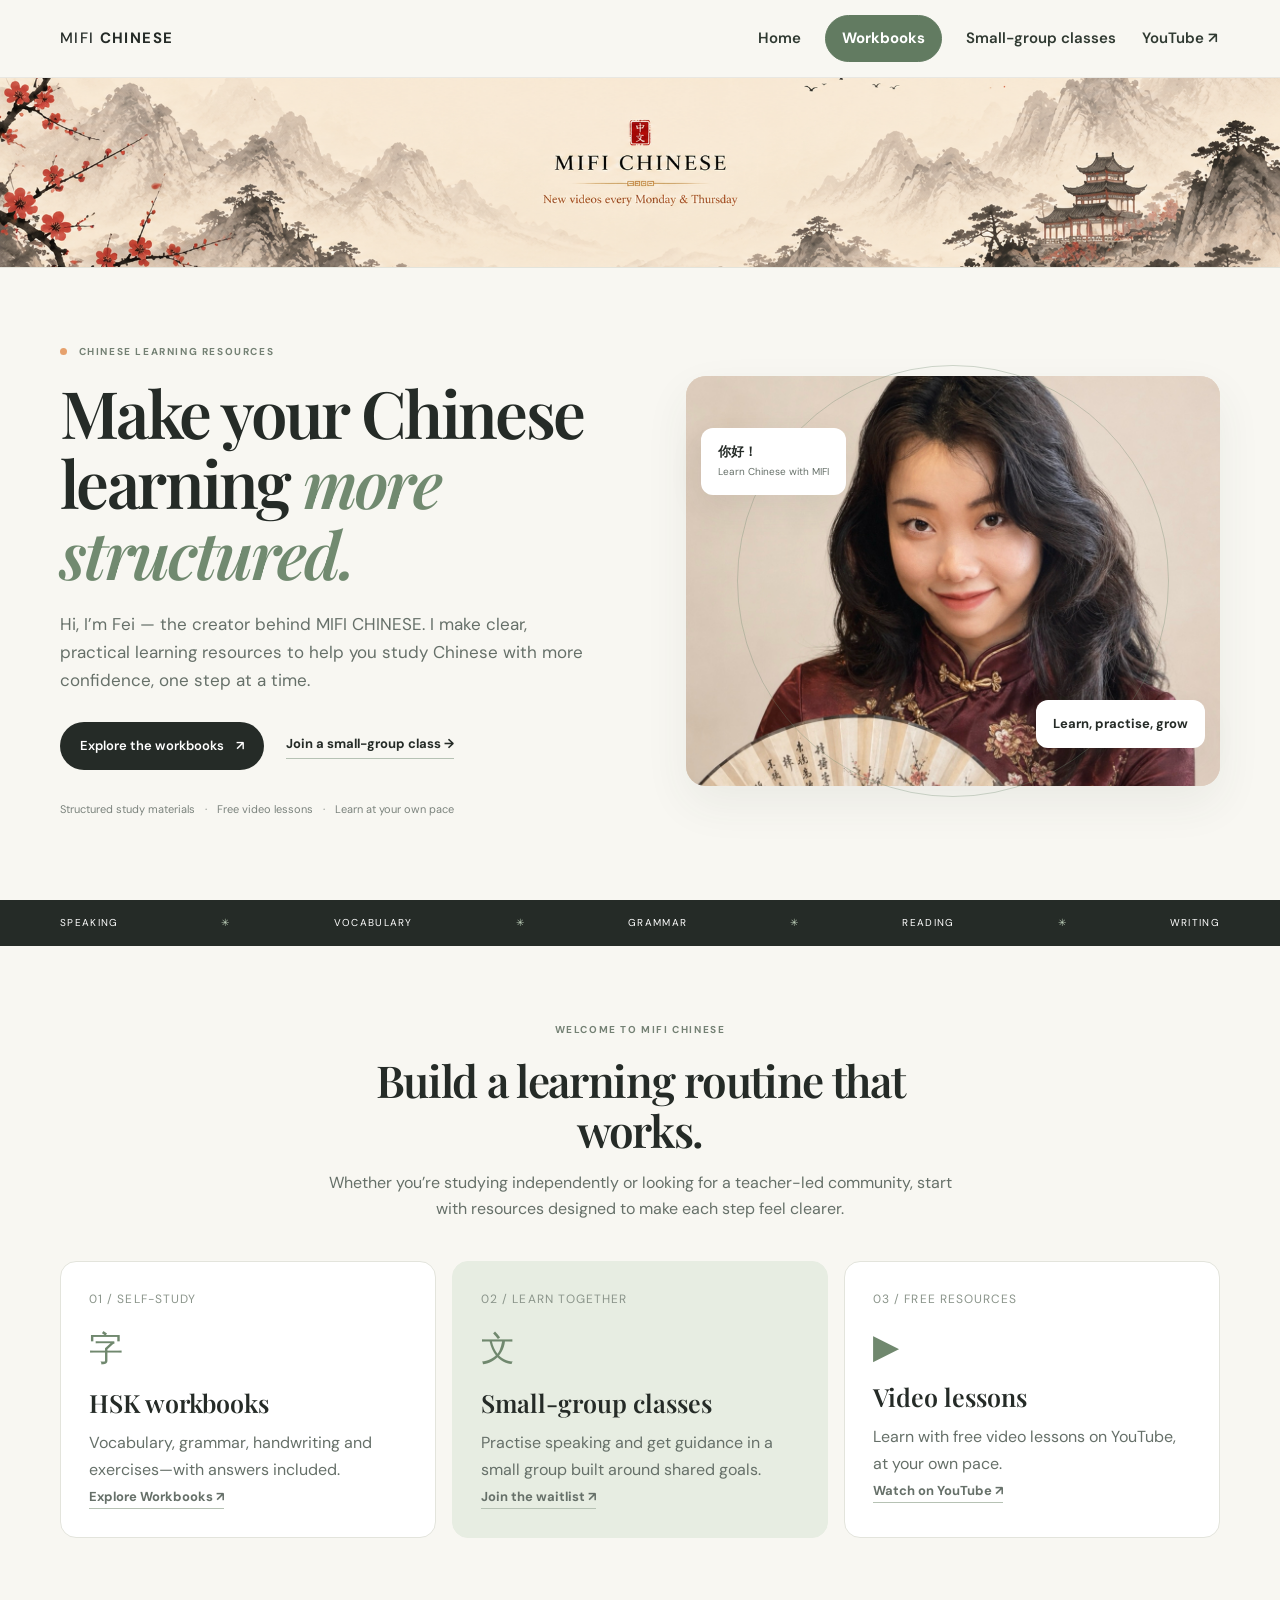
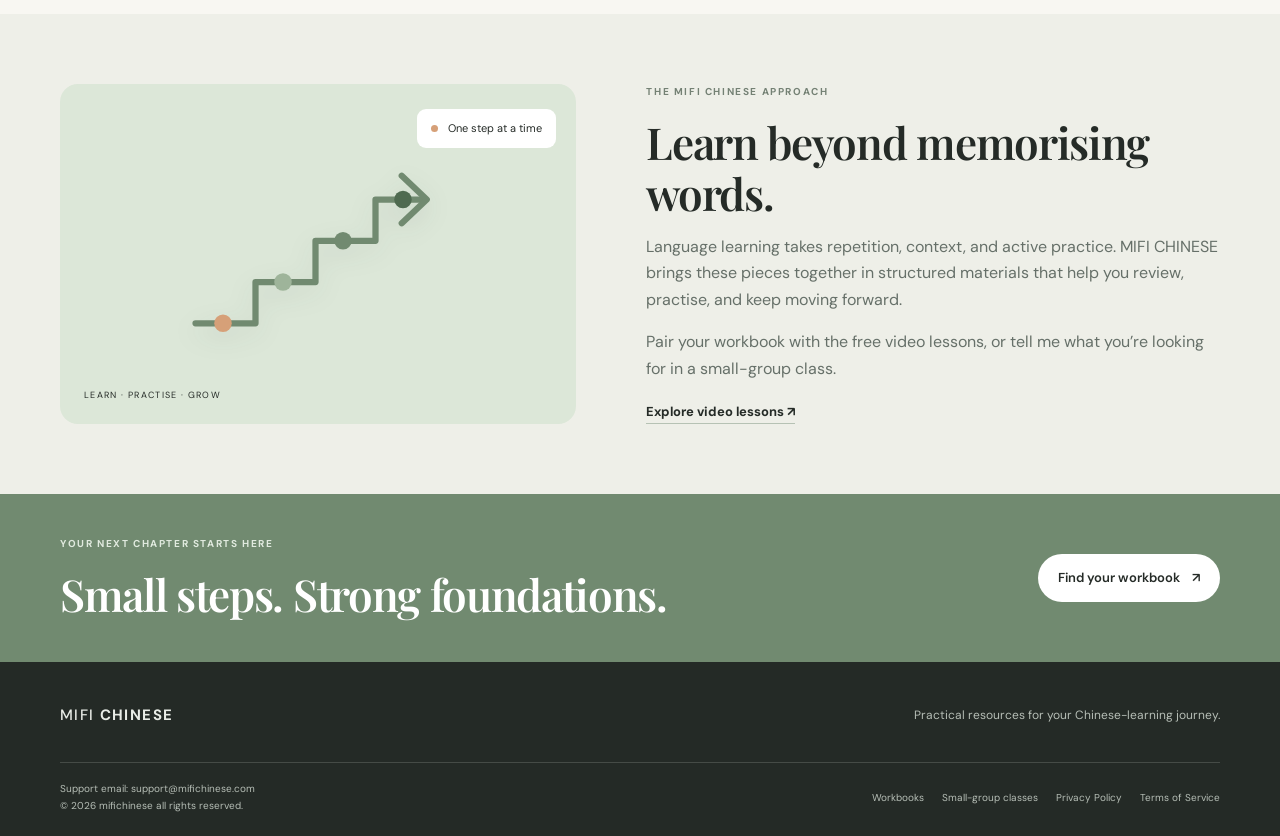
<file: index.html>
<!DOCTYPE html>

<html lang="en"><head><meta charset="utf-8"/><meta content="width=device-width, initial-scale=1" name="viewport"/><meta content="MIFI CHINESE — structured Chinese learning resources." name="description"/><title>Chinese learning resources | MIFI CHINESE</title><link href="styles.css" rel="stylesheet"/></head><body><header class="site-header"><a class="brand" href="index.html"><span>MIFI <b>CHINESE</b></span></a><button aria-label="Open navigation" class="menu-toggle">☰</button><nav class="site-nav"><a href="index.html">Home</a><a class="nav-workbooks nav-workbooks" href="workbook.html">Workbooks</a><a href="classes.html">Small-group classes</a><a href="https://www.youtube.com/@mifichinese" rel="noopener" target="_blank">YouTube ↗</a></nav></header><main><div aria-label="MIFI CHINESE illustrated landscape" class="brand-banner"><img alt="MIFI CHINESE illustrated landscape banner" src="assets/brand-banner.png"/></div><section class="hero wrap"><div class="hero-copy"><p class="eyebrow"><span class="dot"></span> Chinese LEARNING RESOURCES</p><h1>Make your Chinese learning <span>more structured.</span></h1><p class="hero-lede">Hi, I’m Fei — the creator behind MIFI CHINESE. I make clear, practical learning resources to help you study Chinese with more confidence, one step at a time.</p><div class="hero-actions"><a class="button button-dark" href="workbook.html">Explore the workbooks <span>↗</span></a><a class="text-link" href="classes.html">Join a small-group class →</a></div><div class="trust-row"><span>Structured study materials</span><span>·</span><span>Free video lessons</span><span>·</span><span>Learn at your own pace</span></div></div><div class="hero-art"><div class="portrait-frame"><img alt="Fei, creator of MIFI CHINESE" src="assets/yingfei-portrait.jpg"/></div><div class="hero-sticker sticker-one"><b>你好！</b><small>Learn Chinese with MIFI</small></div><div class="hero-sticker sticker-two"><b>Learn, practise, grow</b></div></div></section><section class="ticker"><div class="wrap ticker-inner"><span>SPEAKING</span><i>✳</i><span>VOCABULARY</span><i>✳</i><span>GRAMMAR</span><i>✳</i><span>READING</span><i>✳</i><span>WRITING</span></div></section><section class="section wrap"><div class="section-heading"><p class="eyebrow">WELCOME TO MIFI CHINESE</p><h2>Build a learning routine that works.</h2><p class="section-intro">Whether you’re studying independently or looking for a teacher-led community, start with resources designed to make each step feel clearer.</p></div><div class="feature-grid"><article class="feature-card"><div class="feature-number">01 / SELF-STUDY</div><div class="feature-icon">字</div><h3>HSK workbooks</h3><p></p><p>Vocabulary, grammar, handwriting and exercises—with answers included.</p><p><a class="text-link" href="workbook.html">Explore Workbooks ↗</a></p></article><article class="feature-card feature-highlight"><div class="feature-number">02 / LEARN TOGETHER</div><div class="feature-icon">文</div><h3>Small-group classes</h3><p>Practise speaking and get guidance in a small group built around shared goals.</p><p><a class="text-link" href="classes.html">Join the waitlist ↗</a></p></article><article class="feature-card"><div class="feature-number">03 / FREE RESOURCES</div><div class="feature-icon">▶</div><h3>Video lessons</h3><p>Learn with free video lessons on YouTube, at your own pace.</p><p><a class="text-link" href="https://www.youtube.com/@mifichinese" rel="noopener" target="_blank">Watch on YouTube ↗</a></p></article></div></section><section class="split-section"><div class="wrap split-layout"><div class="split-visual"><div class="big-character growth-visual"><svg aria-label="A sequence of upward steps representing learning and growth" role="img" viewbox="0 0 240 180"><path d="M22 145 H70 V112 H118 V79 H166 V46 H205" fill="none" stroke="currentColor" stroke-linecap="round" stroke-linejoin="round" stroke-width="5"></path><path d="M187 27 L207 46 L187 65" fill="none" stroke="currentColor" stroke-linecap="round" stroke-linejoin="round" stroke-width="5"></path><circle cx="44" cy="145" fill="#d6a078" r="7"></circle><circle cx="92" cy="112" fill="#9eb49a" r="7"></circle><circle cx="140" cy="79" fill="#718a70" r="7"></circle><circle cx="188" cy="46" fill="#4f6a50" r="7"></circle></svg></div><div class="visual-caption">LEARN · PRACTISE · GROW</div><div class="mini-card"><span class="mini-dot"></span> One step at a time</div></div><div class="split-copy"><p class="eyebrow">THE MIFI CHINESE APPROACH</p><h2>Learn beyond memorising words.</h2><p>Language learning takes repetition, context, and active practice. MIFI CHINESE brings these pieces together in structured materials that help you review, practise, and keep moving forward.</p><p>Pair your workbook with the free video lessons, or tell me what you’re looking for in a small-group class.</p><a class="text-link" href="https://www.youtube.com/@mifichinese" rel="noopener" target="_blank">Explore video lessons ↗</a></div></div></section><section class="bottom-cta"><div class="wrap bottom-cta-inner"><div><p class="eyebrow">YOUR NEXT CHAPTER STARTS HERE</p><h2>Small steps. Strong foundations.</h2></div><a class="button button-light" href="workbook.html">Find your workbook <span>↗</span></a></div></section></main><footer class="site-footer"><div class="wrap footer-top"><a class="brand brand-footer" href="index.html"><span>MIFI <b>CHINESE</b></span></a><p>Practical resources for your Chinese-learning journey.</p></div><div class="wrap footer-bottom"><div><div>Support email: <a href="mailto:support@mifichinese.com">support@mifichinese.com</a></div><div>© 2026 mifichinese all rights reserved.</div></div><div class="footer-links"><a href="workbook.html">Workbooks</a><a href="classes.html">Small-group classes</a><a href="privacy.html">Privacy Policy</a><a href="terms.html">Terms of Service</a></div></div></footer><script>document.addEventListener('DOMContentLoaded',()=>{const toggle=document.querySelector('.menu-toggle'),nav=document.querySelector('.site-nav');if(toggle&&nav)toggle.addEventListener('click',()=>nav.classList.toggle('open'));document.querySelectorAll('[data-scroll]').forEach(b=>b.addEventListener('click',()=>{const el=document.querySelector(b.dataset.scroll);if(el)el.scrollBy({left:b.dataset.dir==='next'?el.clientWidth*.8:-el.clientWidth*.8,behavior:'smooth'})}));});</script></body></html>
</file>
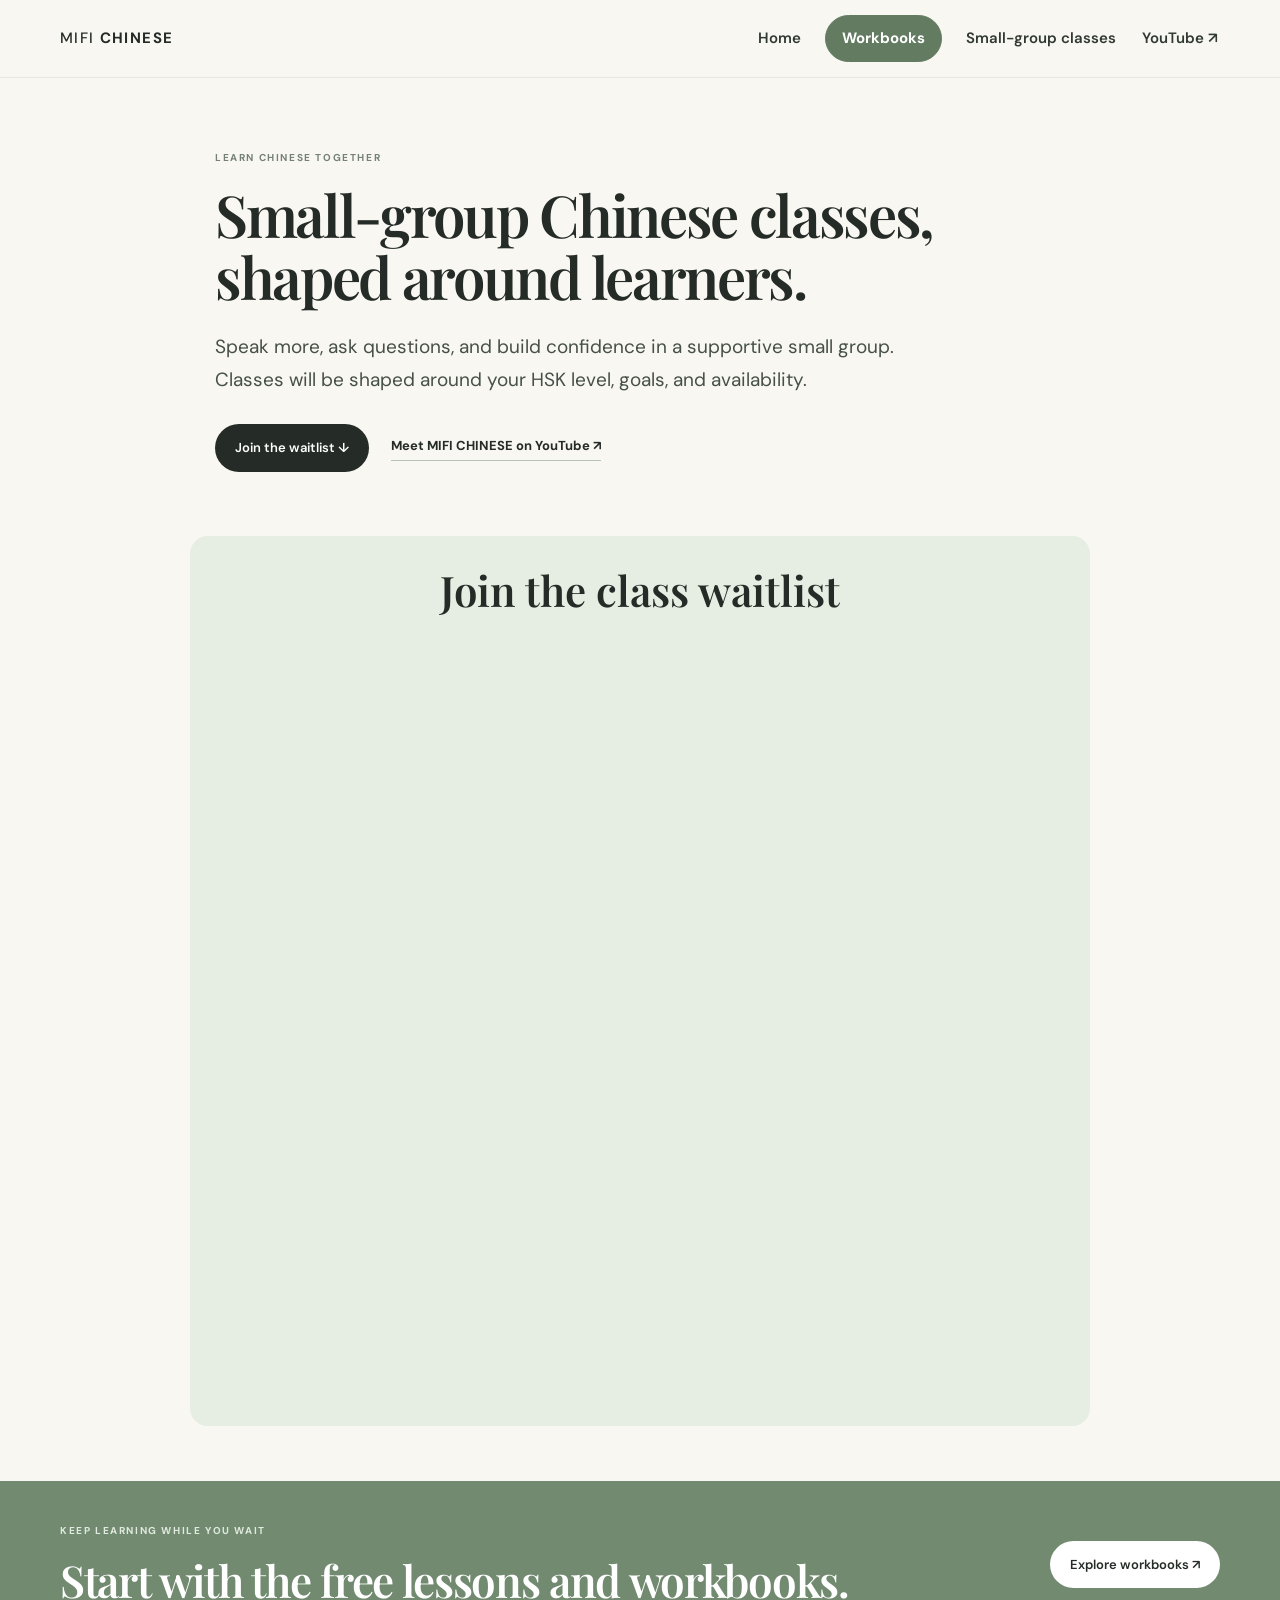
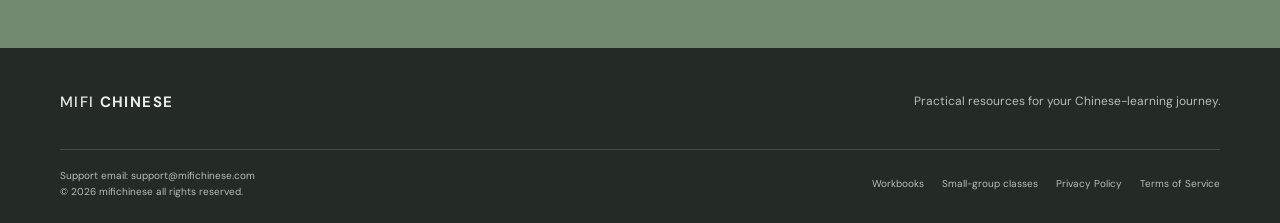
<file: classes.html>
<!DOCTYPE html>

<html lang="en"><head><meta charset="utf-8"/><meta content="width=device-width, initial-scale=1" name="viewport"/><meta content="Join the MIFI CHINESE small-group class waitlist and share your level, goals and availability." name="description"/><title>Small-group Chinese classes | MIFI CHINESE</title><link href="styles.css" rel="stylesheet"/></head><body><header class="site-header"><a class="brand" href="index.html"><span>MIFI <b>CHINESE</b></span></a><button aria-label="Open navigation" class="menu-toggle">☰</button><nav class="site-nav"><a href="index.html">Home</a><a class="nav-workbooks nav-workbooks" href="workbook.html">Workbooks</a><a href="classes.html">Small-group classes</a><a href="https://www.youtube.com/@mifichinese" rel="noopener" target="_blank">YouTube ↗</a></nav></header><main><section class="wrap page-hero"><p class="eyebrow">LEARN CHINESE TOGETHER</p><h1>Small-group Chinese classes, shaped around learners.</h1><p>Speak more, ask questions, and build confidence in a supportive small group. Classes will be shaped around your HSK level, goals, and availability.</p><div class="hero-actions"><a class="button button-dark" href="#waitlist">Join the waitlist ↓</a><a class="text-link" href="https://www.youtube.com/@mifichinese" rel="noopener" target="_blank">Meet MIFI CHINESE on YouTube ↗</a></div></section><section class="section wrap classes-waitlist-section" id="waitlist"><div class="waitlist-panel"><div><h2>Join the class waitlist</h2></div><div class="form-embed form-embed-centered"><iframe loading="lazy" src="https://forms.gle/99ZMbUqM5UrNKcm96" title="MIFI CHINESE small-group class waitlist">Loading class waitlist…</iframe></div></div></section><section class="bottom-cta"><div class="wrap bottom-cta-inner"><div><p class="eyebrow">KEEP LEARNING WHILE YOU WAIT</p><h2>Start with the free lessons and workbooks.</h2></div><a class="button button-light" href="workbook.html">Explore workbooks ↗</a></div></section></main><footer class="site-footer"><div class="wrap footer-top"><a class="brand brand-footer" href="index.html"><span>MIFI <b>CHINESE</b></span></a><p>Practical resources for your Chinese-learning journey.</p></div><div class="wrap footer-bottom"><div><div>Support email: <a href="mailto:support@mifichinese.com">support@mifichinese.com</a></div><div>© 2026 mifichinese all rights reserved.</div></div><div class="footer-links"><a href="workbook.html">Workbooks</a><a href="classes.html">Small-group classes</a><a href="privacy.html">Privacy Policy</a><a href="terms.html">Terms of Service</a></div></div></footer><script>document.addEventListener('DOMContentLoaded',()=>{const toggle=document.querySelector('.menu-toggle'),nav=document.querySelector('.site-nav');if(toggle&&nav)toggle.addEventListener('click',()=>nav.classList.toggle('open'));document.querySelectorAll('[data-scroll]').forEach(b=>b.addEventListener('click',()=>{const el=document.querySelector(b.dataset.scroll);if(el)el.scrollBy({left:b.dataset.dir==='next'?el.clientWidth*.8:-el.clientWidth*.8,behavior:'smooth'})}));});</script></body></html>
</file>
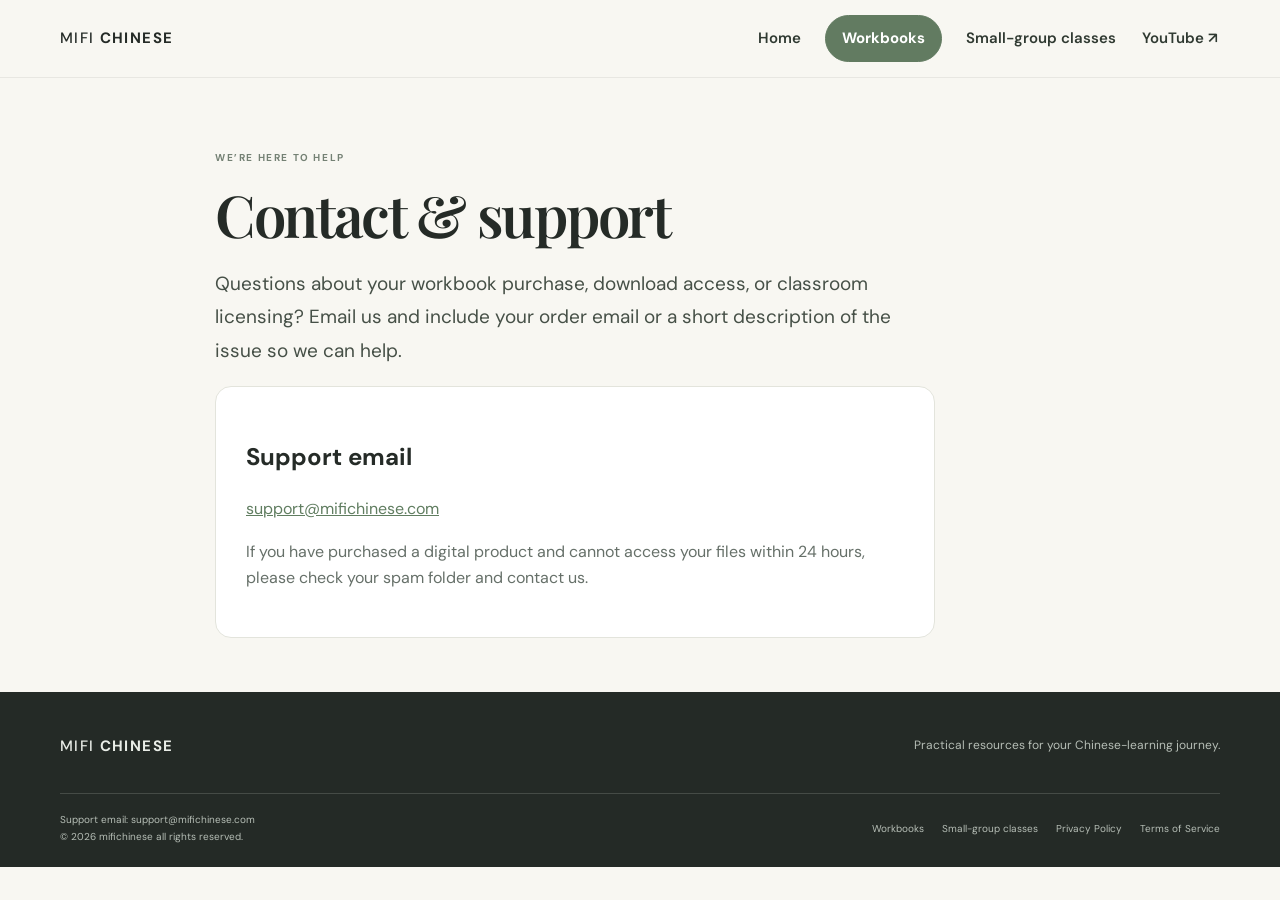
<file: contact.html>
<!DOCTYPE html>
<html lang="en"><head><meta charset="utf-8"/><meta content="width=device-width, initial-scale=1" name="viewport"/><meta content="MIFI CHINESE — structured Chinese learning resources." name="description"/><title>Contact &amp; Support | MIFI CHINESE</title><link href="styles.css" rel="stylesheet"/></head><body><header class="site-header"><a class="brand" href="index.html"><span>MIFI <b>CHINESE</b></span></a><button aria-label="Open navigation" class="menu-toggle">☰</button><nav class="site-nav"><a href="index.html">Home</a><a class="nav-workbooks" href="workbook.html">Workbooks</a><a href="classes.html">Small-group classes</a><a href="https://www.youtube.com/@mifichinese" rel="noopener" target="_blank">YouTube ↗</a></nav></header><main><section class="wrap page-hero"><p class="eyebrow">WE’RE HERE TO HELP</p><h1>Contact &amp; support</h1><p>Questions about your workbook purchase, download access, or classroom licensing? Email us and include your order email or a short description of the issue so we can help.</p><div class="contact-card"><h2>Support email</h2><p><a href="mailto:support@mifichinese.com">support@mifichinese.com</a></p><p class="note">If you have purchased a digital product and cannot access your files within 24 hours, please check your spam folder and contact us.</p></div></section></main><footer class="site-footer"><div class="wrap footer-top"><a class="brand brand-footer" href="index.html"><span>MIFI <b>CHINESE</b></span></a><p>Practical resources for your Chinese-learning journey.</p></div><div class="wrap footer-bottom"><div><div>Support email: <a href="mailto:support@mifichinese.com">support@mifichinese.com</a></div><div>© 2026 mifichinese all rights reserved.</div></div><div class="footer-links"><a href="workbook.html">Workbooks</a><a href="classes.html">Small-group classes</a><a href="privacy.html">Privacy Policy</a><a href="terms.html">Terms of Service</a></div></div></footer><script>document.addEventListener('DOMContentLoaded',()=>{const toggle=document.querySelector('.menu-toggle'),nav=document.querySelector('.site-nav');if(toggle&&nav)toggle.addEventListener('click',()=>nav.classList.toggle('open'));document.querySelectorAll('[data-scroll]').forEach(b=>b.addEventListener('click',()=>{const el=document.querySelector(b.dataset.scroll);if(el)el.scrollBy({left:b.dataset.dir==='next'?el.clientWidth*.8:-el.clientWidth*.8,behavior:'smooth'})}));});</script></body></html>
</file>
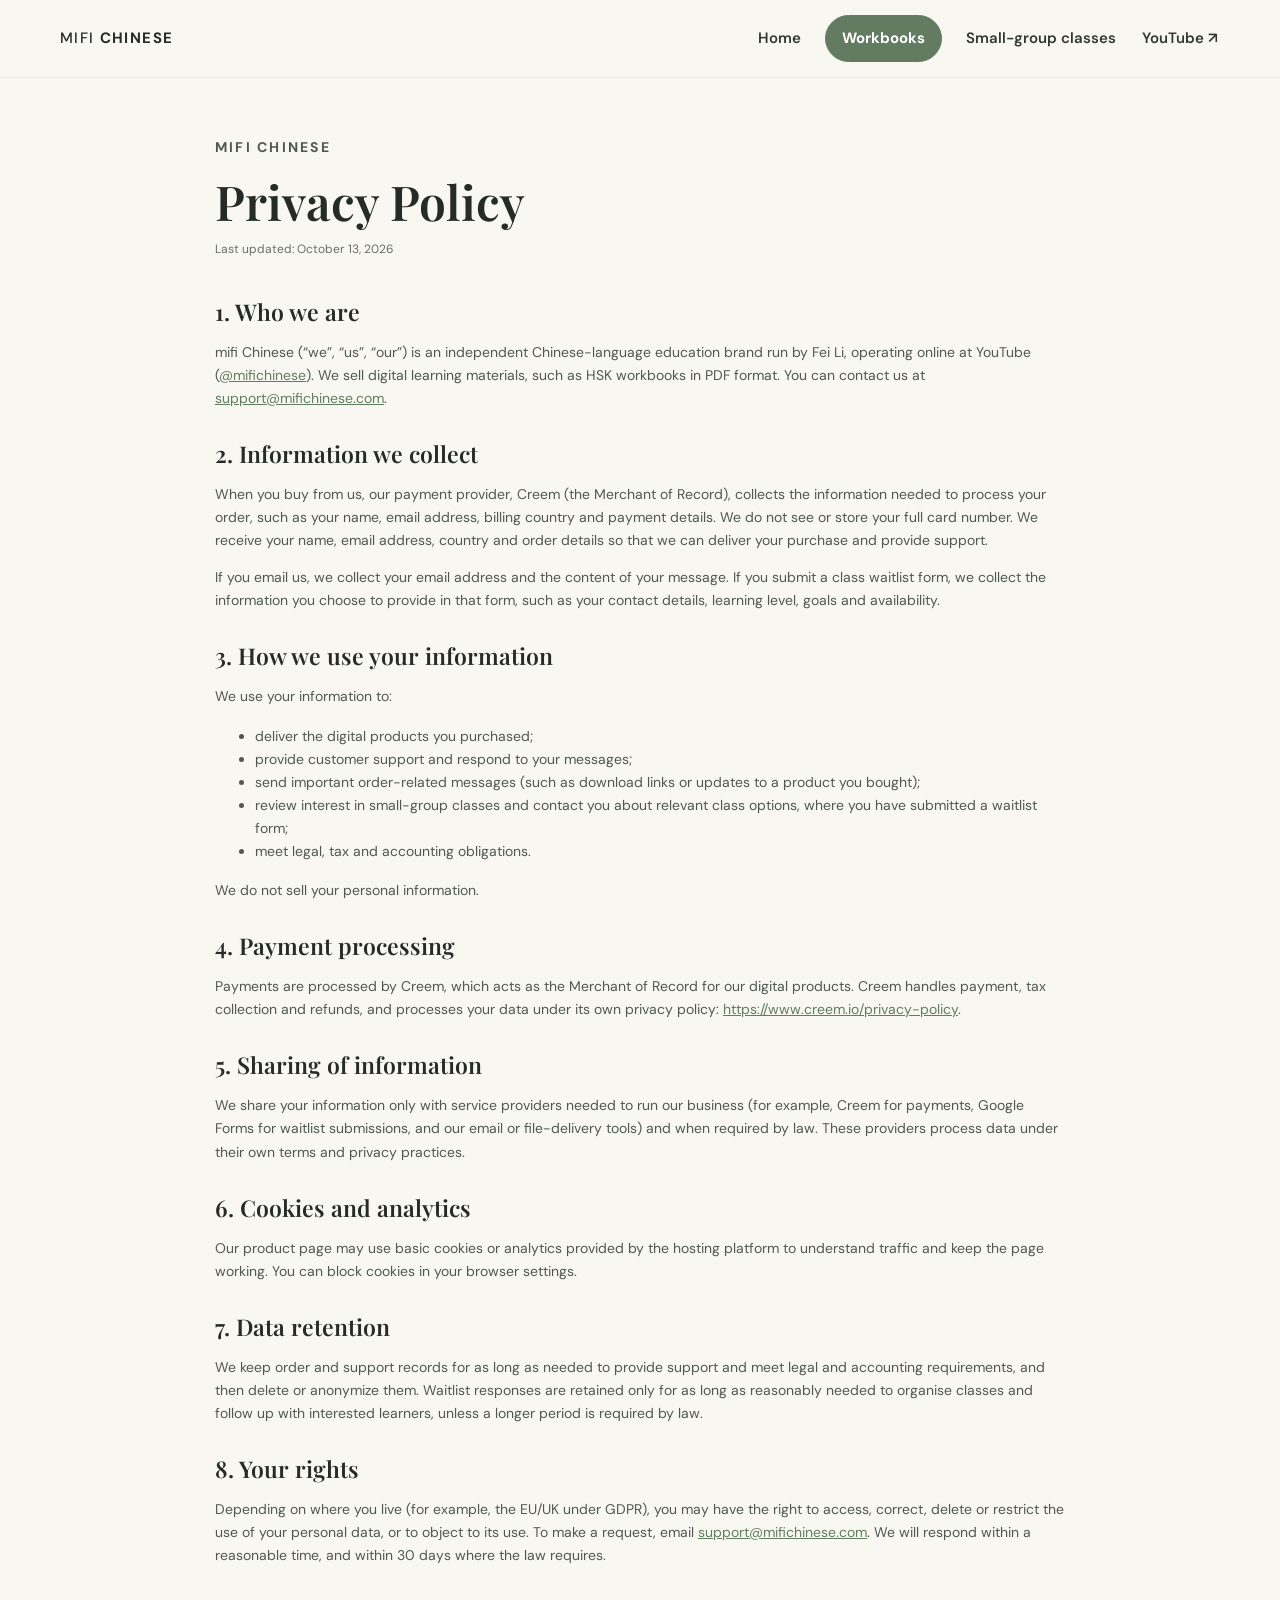
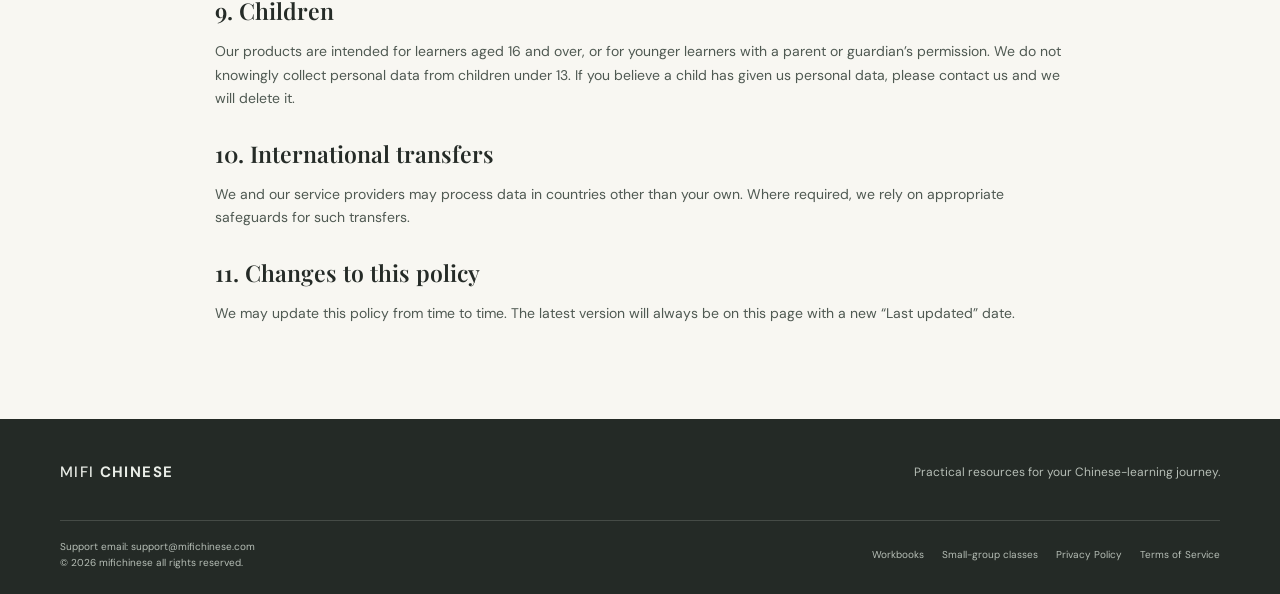
<file: privacy.html>
<!DOCTYPE html>
<html lang="en"><head><meta charset="utf-8"/><meta content="width=device-width, initial-scale=1" name="viewport"/><meta content="MIFI CHINESE — structured Chinese learning resources." name="description"/><title>Privacy Policy | MIFI CHINESE</title><link href="styles.css" rel="stylesheet"/></head><body><header class="site-header"><a class="brand" href="index.html"><span>MIFI <b>CHINESE</b></span></a><button aria-label="Open navigation" class="menu-toggle">☰</button><nav class="site-nav"><a href="index.html">Home</a><a class="nav-workbooks" href="workbook.html">Workbooks</a><a href="classes.html">Small-group classes</a><a href="https://www.youtube.com/@mifichinese" rel="noopener" target="_blank">YouTube ↗</a></nav></header><main><section class="wrap policy"><p class="eyebrow">MIFI CHINESE</p><h1>Privacy Policy</h1><p class="updated">Last updated: October 13, 2026</p><h2>1. Who we are</h2><p>mifi Chinese (“we”, “us”, “our”) is an independent Chinese-language education brand run by Fei Li, operating online at YouTube (<a href="https://www.youtube.com/@mifichinese">@mifichinese</a>). We sell digital learning materials, such as HSK workbooks in PDF format. You can contact us at <a href="mailto:support@mifichinese.com">support@mifichinese.com</a>.</p><h2>2. Information we collect</h2><p>When you buy from us, our payment provider, Creem (the Merchant of Record), collects the information needed to process your order, such as your name, email address, billing country and payment details. We do not see or store your full card number. We receive your name, email address, country and order details so that we can deliver your purchase and provide support.</p><p>If you email us, we collect your email address and the content of your message. If you submit a class waitlist form, we collect the information you choose to provide in that form, such as your contact details, learning level, goals and availability.</p><h2>3. How we use your information</h2><p>We use your information to:</p><ul><li>deliver the digital products you purchased;</li><li>provide customer support and respond to your messages;</li><li>send important order-related messages (such as download links or updates to a product you bought);</li><li>review interest in small-group classes and contact you about relevant class options, where you have submitted a waitlist form;</li><li>meet legal, tax and accounting obligations.</li></ul><p>We do not sell your personal information.</p><h2>4. Payment processing</h2><p>Payments are processed by Creem, which acts as the Merchant of Record for our digital products. Creem handles payment, tax collection and refunds, and processes your data under its own privacy policy: <a href="https://www.creem.io/privacy-policy" rel="noopener" target="_blank">https://www.creem.io/privacy-policy</a>.</p><h2>5. Sharing of information</h2><p>We share your information only with service providers needed to run our business (for example, Creem for payments, Google Forms for waitlist submissions, and our email or file-delivery tools) and when required by law. These providers process data under their own terms and privacy practices.</p><h2>6. Cookies and analytics</h2><p>Our product page may use basic cookies or analytics provided by the hosting platform to understand traffic and keep the page working. You can block cookies in your browser settings.</p><h2>7. Data retention</h2><p>We keep order and support records for as long as needed to provide support and meet legal and accounting requirements, and then delete or anonymize them. Waitlist responses are retained only for as long as reasonably needed to organise classes and follow up with interested learners, unless a longer period is required by law.</p><h2>8. Your rights</h2><p>Depending on where you live (for example, the EU/UK under GDPR), you may have the right to access, correct, delete or restrict the use of your personal data, or to object to its use. To make a request, email <a href="mailto:support@mifichinese.com">support@mifichinese.com</a>. We will respond within a reasonable time, and within 30 days where the law requires.</p><h2>9. Children</h2><p>Our products are intended for learners aged 16 and over, or for younger learners with a parent or guardian’s permission. We do not knowingly collect personal data from children under 13. If you believe a child has given us personal data, please contact us and we will delete it.</p><h2>10. International transfers</h2><p>We and our service providers may process data in countries other than your own. Where required, we rely on appropriate safeguards for such transfers.</p><h2>11. Changes to this policy</h2><p>We may update this policy from time to time. The latest version will always be on this page with a new “Last updated” date.</p></section></main><footer class="site-footer"><div class="wrap footer-top"><a class="brand brand-footer" href="index.html"><span>MIFI <b>CHINESE</b></span></a><p>Practical resources for your Chinese-learning journey.</p></div><div class="wrap footer-bottom"><div><div>Support email: <a href="mailto:support@mifichinese.com">support@mifichinese.com</a></div><div>© 2026 mifichinese all rights reserved.</div></div><div class="footer-links"><a href="workbook.html">Workbooks</a><a href="classes.html">Small-group classes</a><a href="privacy.html">Privacy Policy</a><a href="terms.html">Terms of Service</a></div></div></footer><script>document.addEventListener('DOMContentLoaded',()=>{const toggle=document.querySelector('.menu-toggle'),nav=document.querySelector('.site-nav');if(toggle&&nav)toggle.addEventListener('click',()=>nav.classList.toggle('open'));document.querySelectorAll('[data-scroll]').forEach(b=>b.addEventListener('click',()=>{const el=document.querySelector(b.dataset.scroll);if(el)el.scrollBy({left:b.dataset.dir==='next'?el.clientWidth*.8:-el.clientWidth*.8,behavior:'smooth'})}));});</script></body></html>
</file>
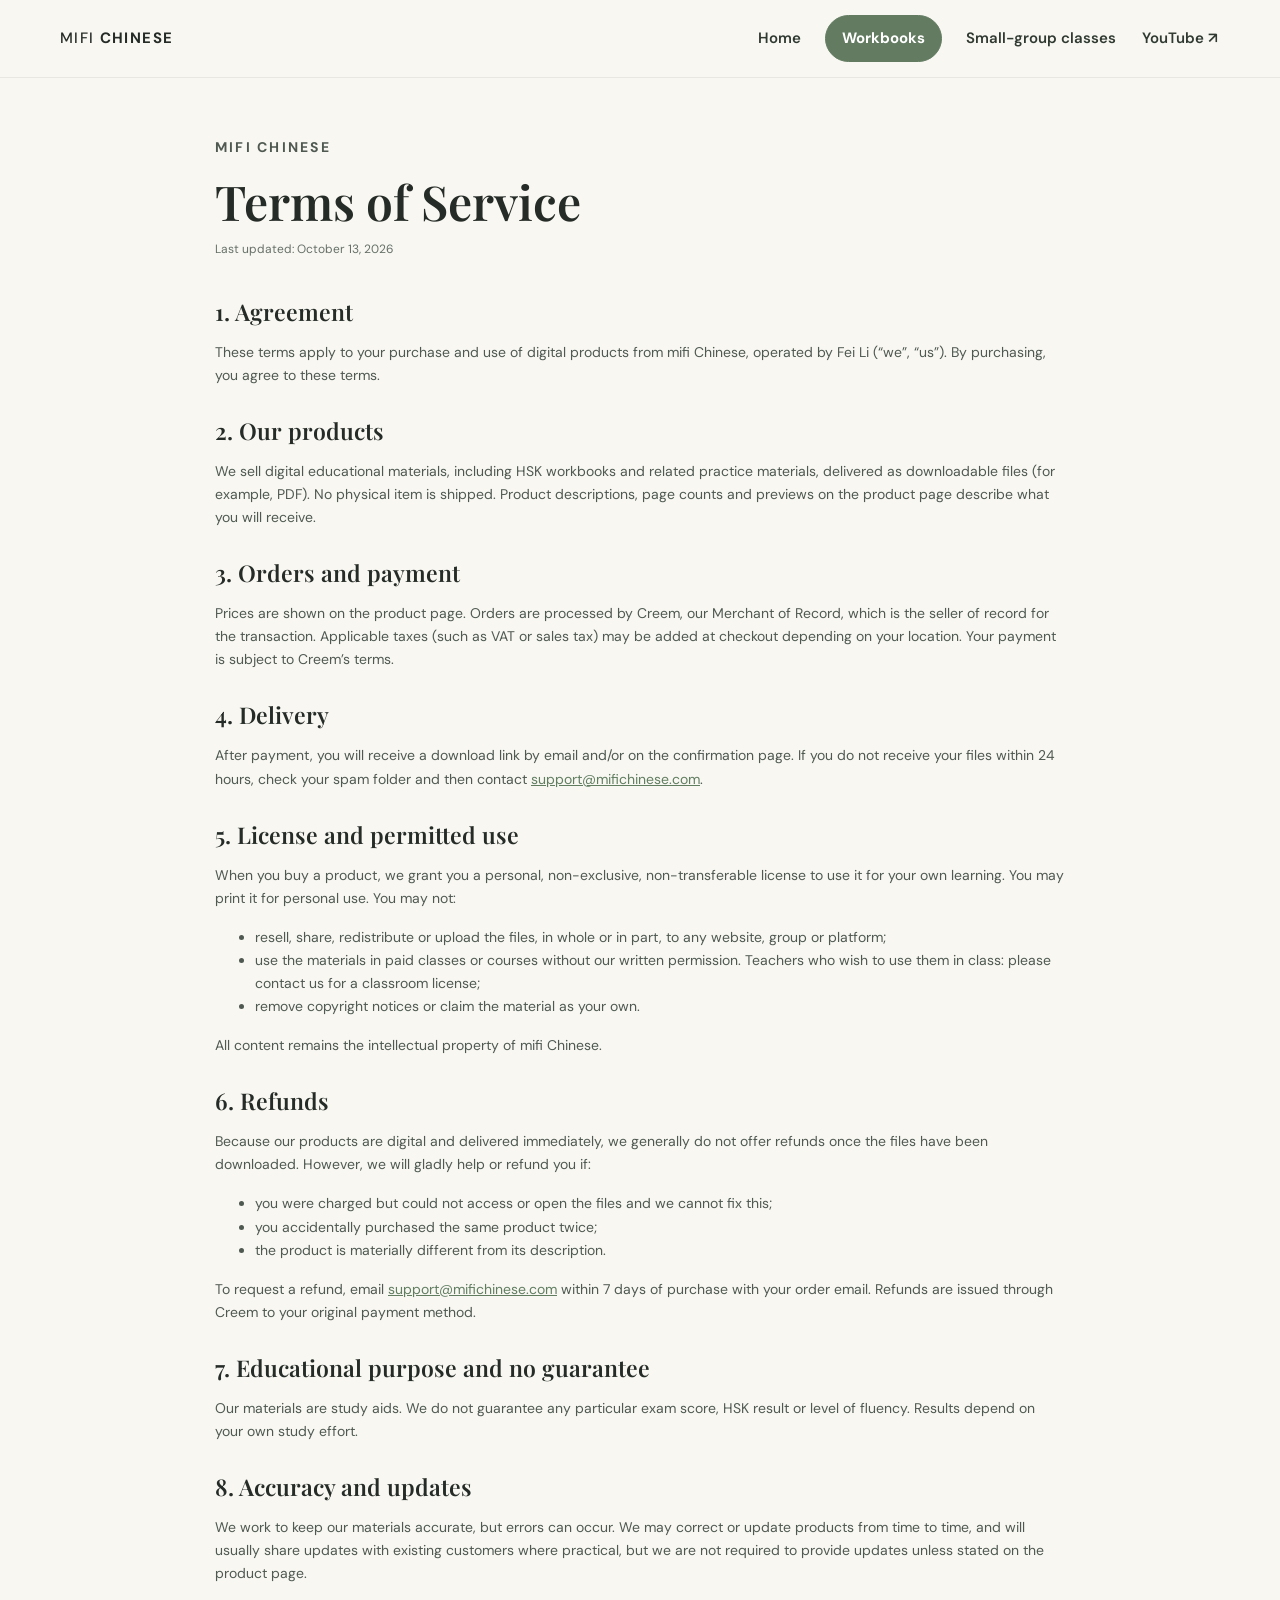
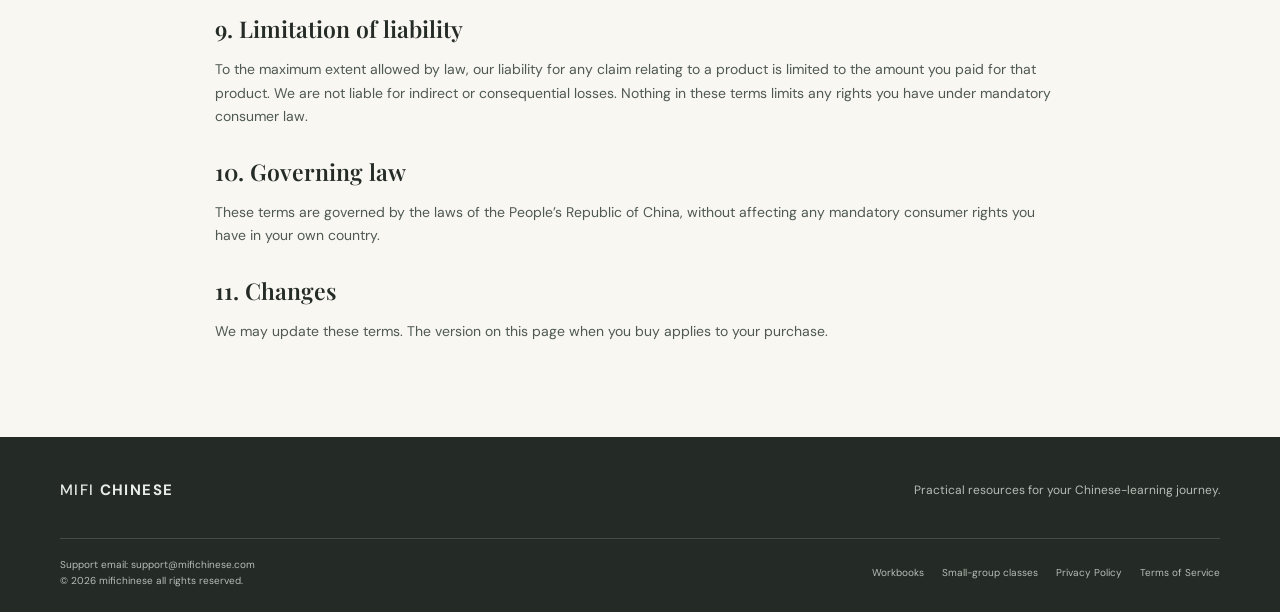
<file: terms.html>
<!DOCTYPE html>
<html lang="en"><head><meta charset="utf-8"/><meta content="width=device-width, initial-scale=1" name="viewport"/><meta content="MIFI CHINESE — structured Chinese learning resources." name="description"/><title>Terms of Service | MIFI CHINESE</title><link href="styles.css" rel="stylesheet"/></head><body><header class="site-header"><a class="brand" href="index.html"><span>MIFI <b>CHINESE</b></span></a><button aria-label="Open navigation" class="menu-toggle">☰</button><nav class="site-nav"><a href="index.html">Home</a><a class="nav-workbooks" href="workbook.html">Workbooks</a><a href="classes.html">Small-group classes</a><a href="https://www.youtube.com/@mifichinese" rel="noopener" target="_blank">YouTube ↗</a></nav></header><main><section class="wrap policy"><p class="eyebrow">MIFI CHINESE</p><h1>Terms of Service</h1><p class="updated">Last updated: October 13, 2026</p><h2>1. Agreement</h2><p>These terms apply to your purchase and use of digital products from mifi Chinese, operated by Fei Li (“we”, “us”). By purchasing, you agree to these terms.</p><h2>2. Our products</h2><p>We sell digital educational materials, including HSK workbooks and related practice materials, delivered as downloadable files (for example, PDF). No physical item is shipped. Product descriptions, page counts and previews on the product page describe what you will receive.</p><h2>3. Orders and payment</h2><p>Prices are shown on the product page. Orders are processed by Creem, our Merchant of Record, which is the seller of record for the transaction. Applicable taxes (such as VAT or sales tax) may be added at checkout depending on your location. Your payment is subject to Creem’s terms.</p><h2>4. Delivery</h2><p>After payment, you will receive a download link by email and/or on the confirmation page. If you do not receive your files within 24 hours, check your spam folder and then contact <a href="mailto:support@mifichinese.com">support@mifichinese.com</a>.</p><h2>5. License and permitted use</h2><p>When you buy a product, we grant you a personal, non-exclusive, non-transferable license to use it for your own learning. You may print it for personal use. You may not:</p><ul><li>resell, share, redistribute or upload the files, in whole or in part, to any website, group or platform;</li><li>use the materials in paid classes or courses without our written permission. Teachers who wish to use them in class: please contact us for a classroom license;</li><li>remove copyright notices or claim the material as your own.</li></ul><p>All content remains the intellectual property of mifi Chinese.</p><h2>6. Refunds</h2><p>Because our products are digital and delivered immediately, we generally do not offer refunds once the files have been downloaded. However, we will gladly help or refund you if:</p><ul><li>you were charged but could not access or open the files and we cannot fix this;</li><li>you accidentally purchased the same product twice;</li><li>the product is materially different from its description.</li></ul><p>To request a refund, email <a href="mailto:support@mifichinese.com">support@mifichinese.com</a> within 7 days of purchase with your order email. Refunds are issued through Creem to your original payment method.</p><h2>7. Educational purpose and no guarantee</h2><p>Our materials are study aids. We do not guarantee any particular exam score, HSK result or level of fluency. Results depend on your own study effort.</p><h2>8. Accuracy and updates</h2><p>We work to keep our materials accurate, but errors can occur. We may correct or update products from time to time, and will usually share updates with existing customers where practical, but we are not required to provide updates unless stated on the product page.</p><h2>9. Limitation of liability</h2><p>To the maximum extent allowed by law, our liability for any claim relating to a product is limited to the amount you paid for that product. We are not liable for indirect or consequential losses. Nothing in these terms limits any rights you have under mandatory consumer law.</p><h2>10. Governing law</h2><p>These terms are governed by the laws of the People’s Republic of China, without affecting any mandatory consumer rights you have in your own country.</p><h2>11. Changes</h2><p>We may update these terms. The version on this page when you buy applies to your purchase.</p></section></main><footer class="site-footer"><div class="wrap footer-top"><a class="brand brand-footer" href="index.html"><span>MIFI <b>CHINESE</b></span></a><p>Practical resources for your Chinese-learning journey.</p></div><div class="wrap footer-bottom"><div><div>Support email: <a href="mailto:support@mifichinese.com">support@mifichinese.com</a></div><div>© 2026 mifichinese all rights reserved.</div></div><div class="footer-links"><a href="workbook.html">Workbooks</a><a href="classes.html">Small-group classes</a><a href="privacy.html">Privacy Policy</a><a href="terms.html">Terms of Service</a></div></div></footer><script>document.addEventListener('DOMContentLoaded',()=>{const toggle=document.querySelector('.menu-toggle'),nav=document.querySelector('.site-nav');if(toggle&&nav)toggle.addEventListener('click',()=>nav.classList.toggle('open'));document.querySelectorAll('[data-scroll]').forEach(b=>b.addEventListener('click',()=>{const el=document.querySelector(b.dataset.scroll);if(el)el.scrollBy({left:b.dataset.dir==='next'?el.clientWidth*.8:-el.clientWidth*.8,behavior:'smooth'})}));});</script></body></html>
</file>
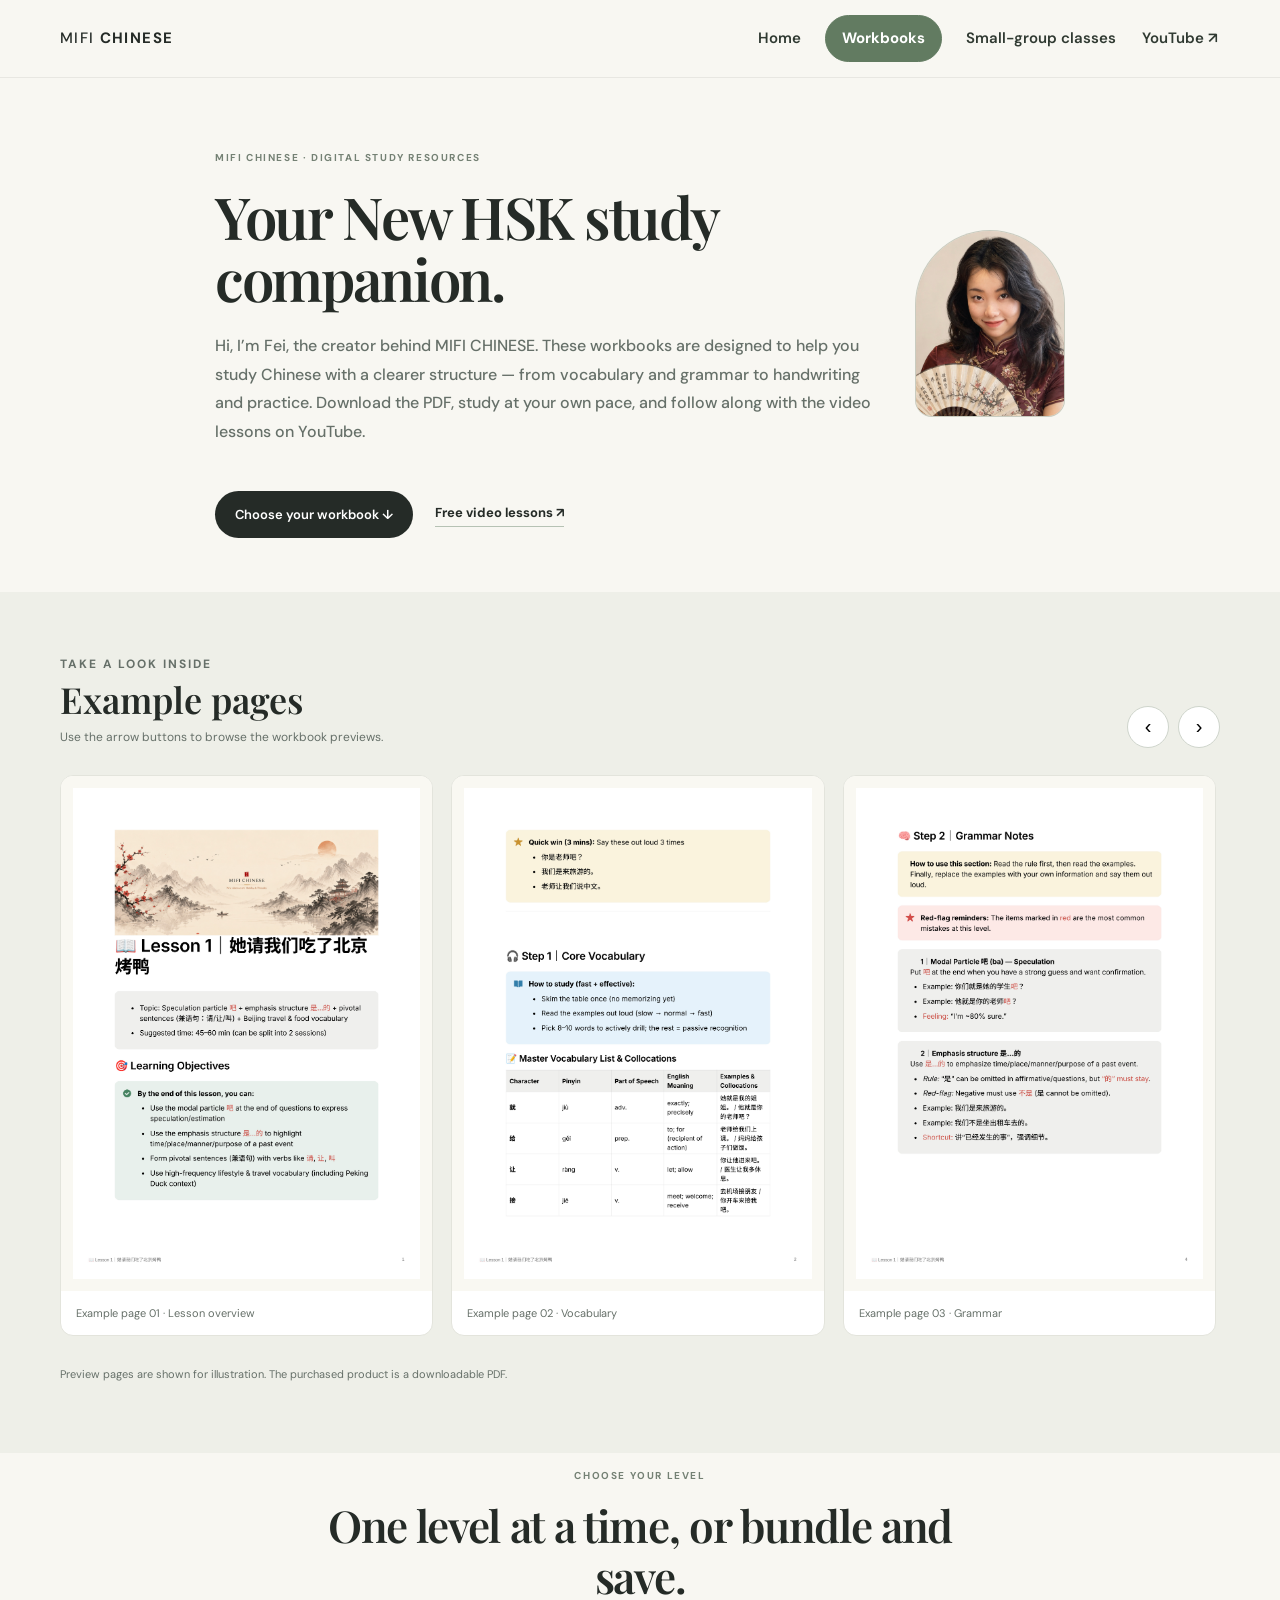
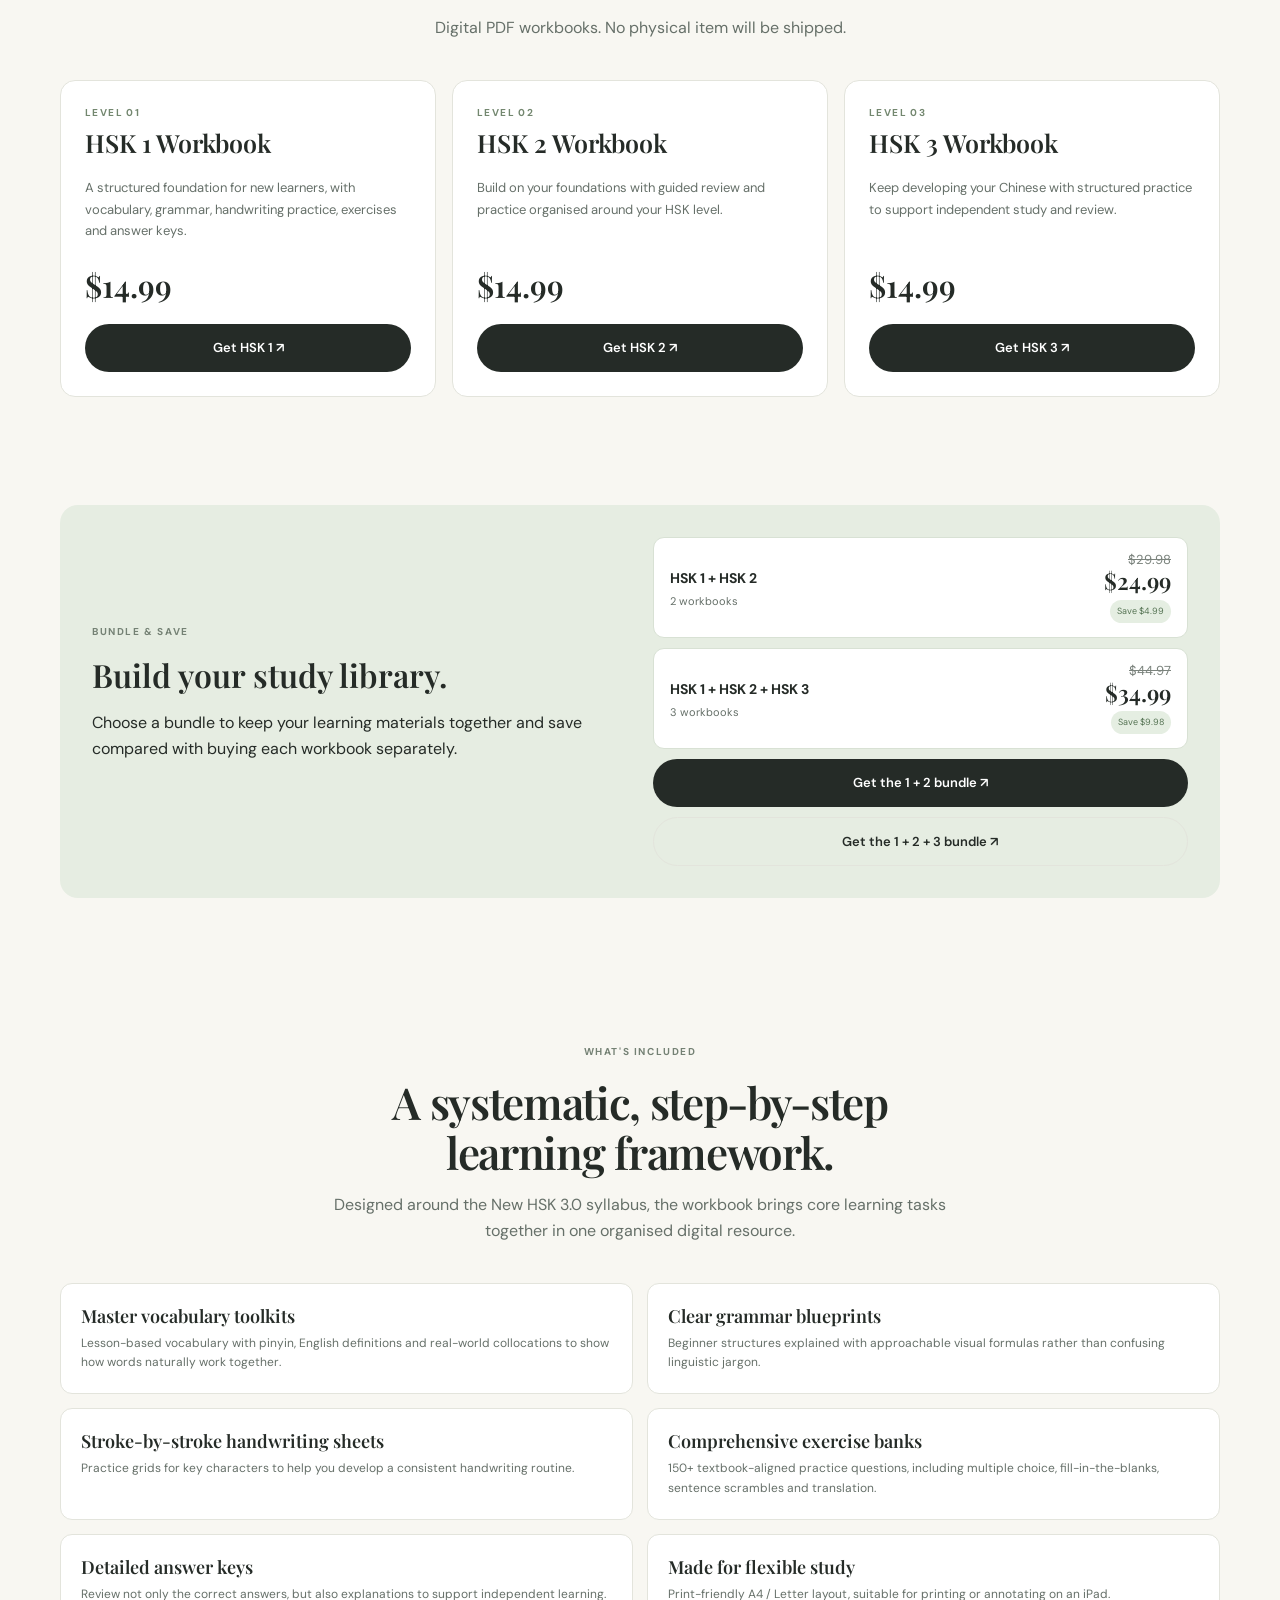
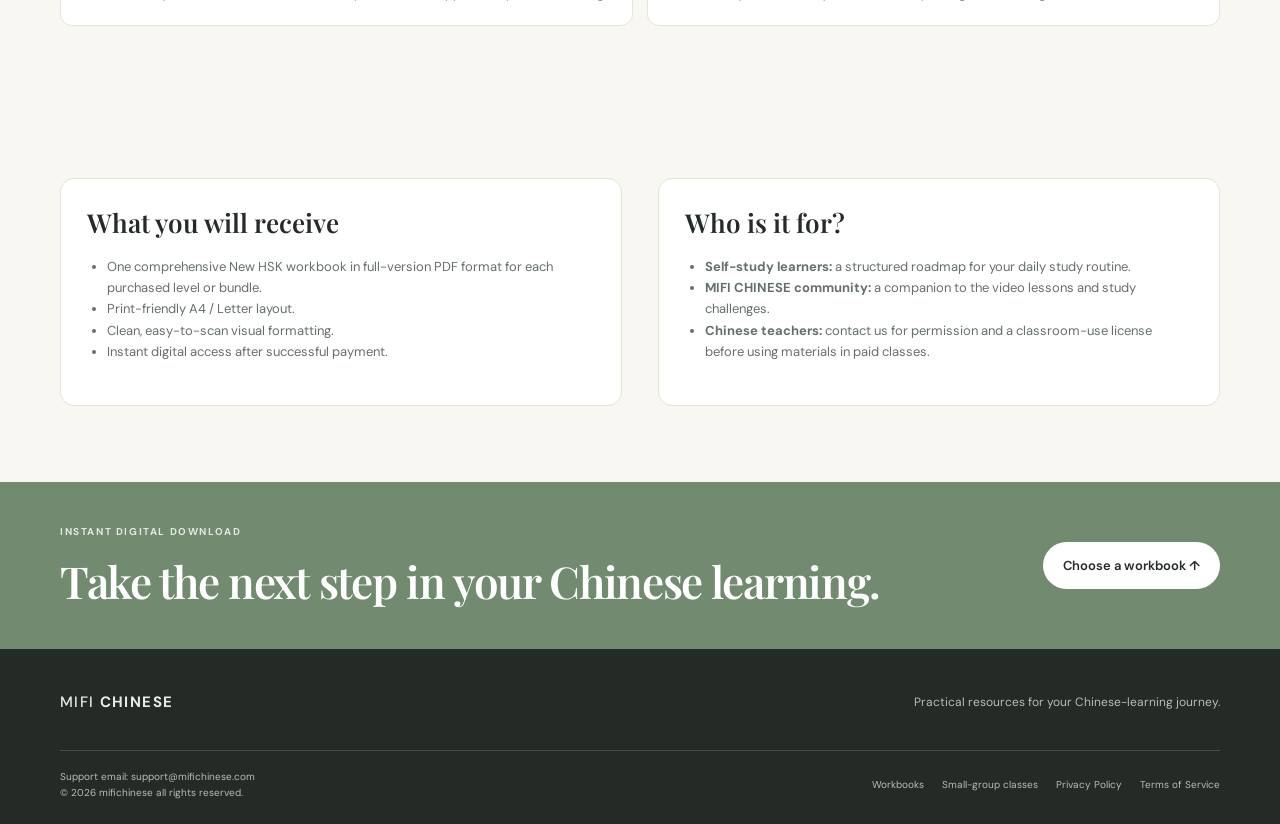
<file: workbook.html>
<!DOCTYPE html>

<html lang="en"><head><meta charset="utf-8"/><meta content="width=device-width, initial-scale=1" name="viewport"/><meta content="Explore MIFI CHINESE HSK 1, HSK 2 and HSK 3 digital workbooks, individual PDFs and bundle pricing." name="description"/><title>HSK 1, 2 &amp; 3 Workbooks | MIFI CHINESE</title><link href="styles.css" rel="stylesheet"/></head><body><header class="site-header"><a class="brand" href="index.html"><span>MIFI <b>CHINESE</b></span></a><button aria-label="Open navigation" class="menu-toggle">☰</button><nav class="site-nav"><a href="index.html">Home</a><a class="nav-workbooks" href="workbook.html">Workbooks</a><a href="classes.html">Small-group classes</a><a href="https://www.youtube.com/@mifichinese" rel="noopener" target="_blank">YouTube ↗</a></nav></header><main><section class="wrap page-hero"><p class="eyebrow">MIFI CHINESE · DIGITAL STUDY RESOURCES</p><div class="workbook-intro-layout"><div class="workbook-intro-copy"><h1>Your New HSK study companion.</h1><p class="creator-intro">Hi, I’m Fei, the creator behind MIFI CHINESE. These workbooks are designed to help you study Chinese with a clearer structure — from vocabulary and grammar to handwriting and practice. Download the PDF, study at your own pace, and follow along with the video lessons on YouTube.</p></div><div class="workbook-intro-portrait"><img src="assets/yingfei-portrait.jpg" alt="Fei, creator of MIFI CHINESE"/></div></div><div class="hero-actions"><a class="button button-dark" href="#choose-level">Choose your workbook ↓</a><a class="text-link" href="https://www.youtube.com/@mifichinese" rel="noopener" target="_blank">Free video lessons ↗</a></div></section><section class="gallery"><div class="wrap"><div class="gallery-head"><div><p class="eyebrow">TAKE A LOOK INSIDE</p><h2>Example pages</h2><p>Use the arrow buttons to browse the workbook previews.</p></div><div class="gallery-controls"><button aria-label="Previous example page" data-dir="prev" data-scroll="#sample-track" type="button">‹</button><button aria-label="Next example page" data-dir="next" data-scroll="#sample-track" type="button">›</button></div></div><div class="gallery-track" id="sample-track"><article class="sample-card"><div class="sample-image"><img alt="Example page 01 · Lesson overview from the MIFI CHINESE workbook" loading="lazy" src="assets/sample-hsk-lesson.jpg"/></div><div class="sample-caption">Example page 01 · Lesson overview</div></article><article class="sample-card"><div class="sample-image"><img alt="Example page 02 · Vocabulary from the MIFI CHINESE workbook" loading="lazy" src="assets/sample-vocabulary.jpg"/></div><div class="sample-caption">Example page 02 · Vocabulary</div></article><article class="sample-card"><div class="sample-image"><img alt="Example page 03 · Grammar from the MIFI CHINESE workbook" loading="lazy" src="assets/sample-grammar.jpg"/></div><div class="sample-caption">Example page 03 · Grammar</div></article><article class="sample-card"><div class="sample-image"><img alt="Example page 04 · Handwriting practice from the MIFI CHINESE workbook" loading="lazy" src="assets/sample-handwriting.jpg"/></div><div class="sample-caption">Example page 04 · Handwriting practice</div></article><article class="sample-card"><div class="sample-image"><img alt="Example page 05 · Exercises and review from the MIFI CHINESE workbook" loading="lazy" src="assets/sample-exercises.jpg"/></div><div class="sample-caption">Example page 05 · Exercises and review</div></article></div><p class="note">Preview pages are shown for illustration. The purchased product is a downloadable PDF.</p></div></section><section class="page-section wrap" id="choose-level"><div class="section-heading"><p class="eyebrow">CHOOSE YOUR LEVEL</p><h2>One level at a time, or bundle and save.</h2><p class="section-intro">Digital PDF workbooks. No physical item will be shipped.</p></div><div class="level-grid"><article class="level-card"><span class="level-label">LEVEL 01</span><h3>HSK 1 Workbook</h3><p>A structured foundation for new learners, with vocabulary, grammar, handwriting practice, exercises and answer keys.</p><div class="price">$14.99</div><a class="button button-dark" href="https://www.creem.io/payment/prod_aF7OQvM7dZmVINJK63v5L">Get HSK 1 ↗</a></article><article class="level-card"><span class="level-label">LEVEL 02</span><h3>HSK 2 Workbook</h3><p>Build on your foundations with guided review and practice organised around your HSK level.</p><div class="price">$14.99</div><a class="button button-dark" href="https://www.creem.io/payment/prod_5s3iOsx04BthuVptqXNlwl">Get HSK 2 ↗</a></article><article class="level-card"><span class="level-label">LEVEL 03</span><h3>HSK 3 Workbook</h3><p>Keep developing your Chinese with structured practice to support independent study and review.</p><div class="price">$14.99</div><a class="button button-dark" href="https://www.creem.io/payment/prod_64A9QCGPB78Wk9JBqRrKHY">Get HSK 3 ↗</a></article></div></section><section class="bundle-section wrap"><div class="bundle-panel"><div><p class="eyebrow">BUNDLE &amp; SAVE</p><h2>Build your study library.</h2><p>Choose a bundle to keep your learning materials together and save compared with buying each workbook separately.</p></div><div class="bundle-options"><div class="bundle-option"><div><b>HSK 1 + HSK 2</b><small>2 workbooks</small></div><div class="bundle-pricing"><div class="bundle-original-price"><del>$29.98</del></div><div class="bundle-price">$24.99</div><span class="save-tag">Save $4.99</span></div></div><div class="bundle-option"><div><b>HSK 1 + HSK 2 + HSK 3</b><small>3 workbooks</small></div><div class="bundle-pricing"><div class="bundle-original-price"><del>$44.97</del></div><div class="bundle-price">$34.99</div><span class="save-tag">Save $9.98</span></div></div><a class="button button-dark" href="https://www.creem.io/payment/prod_4Wvb7mnLE2X1vyQc0TxHF6">Get the 1 + 2 bundle ↗</a><a class="button button-outline" href="https://www.creem.io/payment/prod_2XqJpZUimtyFk7fPQP9X4a">Get the 1 + 2 + 3 bundle ↗</a></div></div></section><section class="section wrap"><div class="section-heading"><p class="eyebrow">WHAT'S INCLUDED</p><h2>A systematic, step-by-step learning framework.</h2><p class="section-intro">Designed around the New HSK 3.0 syllabus, the workbook brings core learning tasks together in one organised digital resource.</p></div><div class="feature-list"><article><h3>Master vocabulary toolkits</h3><p>Lesson-based vocabulary with pinyin, English definitions and real-world collocations to show how words naturally work together.</p></article><article><h3>Clear grammar blueprints</h3><p>Beginner structures explained with approachable visual formulas rather than confusing linguistic jargon.</p></article><article><h3>Stroke-by-stroke handwriting sheets</h3><p>Practice grids for key characters to help you develop a consistent handwriting routine.</p></article><article><h3>Comprehensive exercise banks</h3><p>150+ textbook-aligned practice questions, including multiple choice, fill-in-the-blanks, sentence scrambles and translation.</p></article><article><h3>Detailed answer keys</h3><p>Review not only the correct answers, but also explanations to support independent learning.</p></article><article><h3>Made for flexible study</h3><p>Print-friendly A4 / Letter layout, suitable for printing or annotating on an iPad.</p></article></div></section><section class="section wrap"><div class="content-two"><article class="plain-card"><h2>What you will receive</h2><ul><li>One comprehensive New HSK workbook in full-version PDF format for each purchased level or bundle.</li><li>Print-friendly A4 / Letter layout.</li><li>Clean, easy-to-scan visual formatting.</li><li>Instant digital access after successful payment.</li></ul></article><article class="plain-card"><h2>Who is it for?</h2><ul><li><b>Self-study learners:</b> a structured roadmap for your daily study routine.</li><li><b>MIFI CHINESE community:</b> a companion to the video lessons and study challenges.</li><li><b>Chinese teachers:</b> contact us for permission and a classroom-use license before using materials in paid classes.</li></ul></article></div></section><section class="bottom-cta"><div class="wrap bottom-cta-inner"><div><p class="eyebrow">INSTANT DIGITAL DOWNLOAD</p><h2>Take the next step in your Chinese learning.</h2></div><a class="button button-light" href="#choose-level">Choose a workbook ↑</a></div></section></main><footer class="site-footer"><div class="wrap footer-top"><a class="brand brand-footer" href="index.html"><span>MIFI <b>CHINESE</b></span></a><p>Practical resources for your Chinese-learning journey.</p></div><div class="wrap footer-bottom"><div><div>Support email: <a href="mailto:support@mifichinese.com">support@mifichinese.com</a></div><div>© 2026 mifichinese all rights reserved.</div></div><div class="footer-links"><a href="workbook.html">Workbooks</a><a href="classes.html">Small-group classes</a><a href="privacy.html">Privacy Policy</a><a href="terms.html">Terms of Service</a></div></div></footer><script>document.addEventListener('DOMContentLoaded',()=>{const toggle=document.querySelector('.menu-toggle'),nav=document.querySelector('.site-nav');if(toggle&&nav)toggle.addEventListener('click',()=>nav.classList.toggle('open'));document.querySelectorAll('[data-scroll]').forEach(b=>b.addEventListener('click',()=>{const el=document.querySelector(b.dataset.scroll);if(el)el.scrollBy({left:b.dataset.dir==='next'?el.clientWidth*.8:-el.clientWidth*.8,behavior:'smooth'})}));});</script></body></html>
</file>
<file: styles.css>
@import url('https://fonts.googleapis.com/css2?family=DM+Sans:wght@400;500;600;700&family=Playfair+Display:wght@500;600;700&display=swap');
:root{--ink:#252b27;--muted:#667069;--paper:#f8f7f2;--white:#fff;--green:#dce8d9;--green2:#718a70;--orange:#e6a16d;--line:#e3e4dc;--serif:'Playfair Display',Georgia,serif;--sans:'DM Sans',Arial,sans-serif}*{box-sizing:border-box}html{scroll-behavior:smooth}body{margin:0;background:var(--paper);color:var(--ink);font:16px/1.65 var(--sans)}a{color:inherit;text-decoration:none}img{max-width:100%;display:block}.wrap{width:min(1160px,calc(100% - 44px));margin:auto}.site-header{height:78px;padding:0 max(22px,calc((100vw - 1160px)/2));display:flex;align-items:center;justify-content:space-between;gap:24px;border-bottom:1px solid rgba(37,43,39,.08);background:rgba(248,247,242,.94);position:sticky;top:0;z-index:20;backdrop-filter:blur(12px)}.brand{display:inline-flex;align-items:center;gap:10px;font-size:15px;letter-spacing:.09em;font-weight:500;white-space:nowrap}.brand b{font-weight:700}.brand-mark{display:grid;place-items:center;width:36px;height:36px;background:var(--ink);color:#fff;border-radius:50%;font-family:serif;font-size:21px}.site-nav{display:flex;align-items:center;gap:27px;font-size:13px;color:#4f5851}.site-nav a:hover,.footer-links a:hover,.text-link:hover{color:var(--green2)}.nav-cta,.button{display:inline-flex;align-items:center;justify-content:center;gap:12px;border-radius:999px;padding:13px 20px;font-weight:600;font-size:13px;transition:transform .2s,background .2s}.nav-cta,.button-dark{background:var(--ink);color:#fff}.nav-cta:hover,.button-dark:hover{background:#414b43;transform:translateY(-1px)}.button-light{background:#fff;color:var(--ink)}.button-outline{border:1px solid var(--line);background:transparent}.menu-toggle{display:none;border:0;background:none;font-size:24px}.hero{display:grid;grid-template-columns:1fr .92fr;gap:45px;align-items:center;padding-top:76px;padding-bottom:82px;min-height:560px}.eyebrow{font-size:10px;letter-spacing:.16em;font-weight:700;color:#748174;text-transform:uppercase;margin:0 0 16px}.dot{display:inline-block;width:7px;height:7px;background:var(--orange);border-radius:50%;margin-right:8px}.hero h1,.page-hero h1{font:600 clamp(42px,5.1vw,68px)/1.08 var(--serif);letter-spacing:-.04em;margin:0 0 22px}.hero h1 span{color:#718a70;font-style:italic}.hero-lede{max-width:530px;color:var(--muted);font-size:17px}.hero-actions{display:flex;align-items:center;gap:22px;margin-top:28px;flex-wrap:wrap}.text-link{font-size:13px;font-weight:700;border-bottom:1px solid #b6c2b4;padding-bottom:3px}.trust-row{display:flex;flex-wrap:wrap;gap:10px;color:#7b837d;font-size:11px;margin-top:30px}.hero-art{min-height:410px;background:#e7ede2;border-radius:47% 47% 18px 18px;position:relative;display:grid;place-items:center;overflow:hidden}.hero-art:before,.hero-art:after{content:'';position:absolute;border:1px solid rgba(113,138,112,.32);border-radius:50%;width:360px;height:360px}.hero-art:after{width:430px;height:430px}.portrait-placeholder{position:absolute;z-index:2;width:48%;height:68%;border-radius:48% 48% 12px 12px;background:linear-gradient(150deg,#d3b5a0,#e7d3c2 55%,#a4b6a0);display:flex;align-items:end;justify-content:center;overflow:hidden;color:#46564a;font-size:12px;text-align:center;padding:15px}.portrait-placeholder span{background:rgba(255,255,255,.8);padding:7px 10px;border-radius:6px}.hero-sticker{position:absolute;z-index:3;background:#fff;padding:13px 17px;border-radius:12px;box-shadow:0 12px 35px #3d4c3d15;font-size:12px}.hero-sticker b{display:block;font-size:13px}.hero-sticker small{color:var(--muted)}.sticker-one{top:52px;left:15px}.sticker-two{bottom:38px;right:15px}.section{padding:76px 0}.section-heading{text-align:center;max-width:650px;margin:0 auto 38px}.section-heading h2,.split-copy h2,.product-info h2,.bottom-cta h2,.page-section h2{font:600 clamp(30px,3.7vw,44px)/1.15 var(--serif);letter-spacing:-.03em;margin:0 0 14px}.section-intro{color:var(--muted);margin:0}.ticker{background:var(--ink);color:#fff;padding:15px 0}.ticker-inner{display:flex;align-items:center;justify-content:space-between;gap:16px;font-size:10px;letter-spacing:.13em;flex-wrap:wrap}.ticker i{color:#c1d3bd;font-style:normal}.feature-grid{display:grid;grid-template-columns:repeat(3,1fr);gap:16px}.feature-card{padding:28px;border:1px solid var(--line);border-radius:16px;background:#fff}.feature-highlight{background:#e7ede2;border-color:#e7ede2}.feature-number{font-size:11px;color:#8b958b}.feature-icon{font:30px Georgia;color:#70886e;margin:17px 0}.feature-card h3{font:600 21px var(--serif);margin:0 0 9px}.feature-card p{color:var(--muted);font-size:13px;margin:0}.split-section{background:#eeefe8;padding:70px 0}.split-layout{display:grid;grid-template-columns:.9fr 1fr;gap:70px;align-items:center}.split-visual{min-height:340px;background:#dce7d8;border-radius:18px;display:grid;place-items:center;position:relative;overflow:hidden}.big-character{font:180px/1 Georgia;color:#738a70}.visual-caption{position:absolute;bottom:22px;left:24px;font-size:9px;letter-spacing:.15em}.mini-card{position:absolute;right:20px;top:25px;background:#fff;padding:10px 14px;border-radius:9px;font-size:11px}.mini-dot{display:inline-block;width:7px;height:7px;background:#d6a078;border-radius:50%;margin-right:7px}.split-copy p:not(.eyebrow){color:var(--muted)}.product-section{padding:78px 0}.product-panel{display:grid;grid-template-columns:.8fr 1fr;background:#fff;border:1px solid var(--line);border-radius:20px;overflow:hidden}.product-preview{background:#e6ede2;display:grid;place-items:center;padding:45px;min-height:400px}.preview-sheet{width:min(250px,100%);aspect-ratio:3/4;background:#faf9f3;padding:22px;box-shadow:12px 15px 0 #c8d5c2;display:flex;flex-direction:column}.preview-label,.preview-footer{font-size:8px;letter-spacing:.12em}.preview-title{font:600 31px/1.08 var(--serif);margin:auto 0 15px}.preview-hanzi{font:20px Georgia;color:#72876e}.preview-lines{display:grid;gap:9px;margin-top:20px}.preview-lines i{height:1px;background:#d8d9d1}.preview-footer{margin-top:auto;padding-top:15px}.product-info{padding:44px}.product-info>p:not(.eyebrow){color:var(--muted)}.check-list{list-style:none;padding:0;margin:23px 0}.check-list li{margin:9px 0;font-size:13px}.check-list li:before{content:'✓';color:#718a70;font-weight:700;margin-right:10px}.price-row{display:flex;justify-content:space-between;align-items:center;gap:18px;border-top:1px solid var(--line);padding-top:22px}.price-label{font-size:11px;color:var(--muted)}.price{font:600 31px var(--serif)}.secure-note{font-size:10px!important}.bottom-cta{background:#718a70;color:#fff;padding:42px 0}.bottom-cta-inner{display:flex;align-items:center;justify-content:space-between;gap:25px}.bottom-cta .eyebrow{color:#e1eadf}.bottom-cta h2{margin:0}.site-footer{background:#242a26;color:#e9ede7;padding:32px 0 22px}.footer-top{display:flex;justify-content:space-between;align-items:center;gap:20px;padding-bottom:25px;border-bottom:1px solid #454b46}.brand-footer .brand-mark{background:#e7ede2;color:#252b27}.footer-top p{font-size:12px;color:#b6beb6}.footer-bottom{display:flex;justify-content:space-between;gap:20px;align-items:center;padding-top:18px;font-size:10px;color:#b6beb6}.footer-links{display:flex;gap:18px;flex-wrap:wrap}.page-hero{padding:72px 0 54px;max-width:850px}.page-hero h1{font-size:clamp(38px,5vw,58px)}.page-hero p:not(.eyebrow){color:var(--muted);max-width:720px;font-size:16px}.page-section{padding:15px 0 70px}.level-grid{display:grid;grid-template-columns:repeat(3,1fr);gap:16px}.level-card{border:1px solid var(--line);border-radius:15px;padding:24px;background:#fff;display:flex;flex-direction:column}.level-card h3{font:600 25px var(--serif);margin:5px 0}.level-card p{color:var(--muted);font-size:13px}.level-card .price{margin-top:auto;padding:10px 0}.level-card .button{width:100%;margin-top:8px}.level-label{font-size:10px;letter-spacing:.14em;color:#73876f;font-weight:700}.bundle-section{padding:38px 0 70px}.bundle-panel{display:grid;grid-template-columns:1fr 1fr;gap:25px;align-items:center;background:#e6ede2;border-radius:18px;padding:32px}.bundle-panel h2{font:600 32px/1.15 var(--serif);margin:0 0 12px}.bundle-options{display:grid;gap:10px}.bundle-option{display:flex;justify-content:space-between;gap:15px;align-items:center;background:#fff;border:1px solid #d8e1d4;border-radius:11px;padding:14px 16px}.bundle-option b{font-size:14px}.bundle-option small{display:block;color:var(--muted);font-size:11px}.bundle-price{font:600 23px var(--serif);white-space:nowrap}.save-tag{font-size:9px;color:#557353;background:#e5eee2;padding:4px 7px;border-radius:20px}.feature-list{display:grid;grid-template-columns:repeat(2,1fr);gap:14px;margin-top:20px}.feature-list article{background:#fff;border:1px solid var(--line);padding:20px;border-radius:12px}.feature-list h3{font:600 18px var(--serif);margin:0 0 6px}.feature-list p{font-size:12px;color:var(--muted);margin:0}.gallery{background:#eeefe8;padding:58px 0}.gallery-head{display:flex;align-items:end;justify-content:space-between;gap:20px;margin-bottom:22px}.gallery-head h2{font:600 36px var(--serif);margin:0}.gallery-head p{color:var(--muted);font-size:12px;margin:5px 0 0}.gallery-controls{display:flex;gap:9px}.gallery-controls button{width:42px;height:42px;border:1px solid #cfd5cc;border-radius:50%;background:#fff;font-size:20px;cursor:pointer}.gallery-track{display:flex;gap:18px;overflow-x:auto;scroll-snap-type:x mandatory;scrollbar-width:none;padding:5px 2px 18px}.gallery-track::-webkit-scrollbar{display:none}.sample-card{flex:0 0 calc(33.333% - 12px);scroll-snap-align:start;background:#fff;border:1px solid var(--line);border-radius:13px;overflow:hidden}.sample-image{aspect-ratio:4/5;background:#f9f8f2;display:grid;place-items:center;padding:18px}.sample-image img{width:100%;height:100%;object-fit:contain}.sample-placeholder{width:100%;height:100%;border:1px solid #dfe2d9;padding:18px;display:flex;flex-direction:column;background:#fff}.sample-placeholder b{font:600 19px var(--serif);margin:20px 0 8px}.sample-placeholder span{font-size:10px;color:#687268}.sample-placeholder i{height:1px;background:#dfe2d9;margin-top:16px}.sample-caption{padding:13px 15px;font-size:11px;color:var(--muted)}.content-two{display:grid;grid-template-columns:1fr 1fr;gap:36px}.plain-card{background:#fff;border:1px solid var(--line);border-radius:14px;padding:26px}.plain-card h2{font:600 26px var(--serif);margin:0 0 12px}.plain-card p,.plain-card li{font-size:13px;color:var(--muted)}.plain-card ul{padding-left:20px}.waitlist-panel{display:grid;grid-template-columns:.9fr 1.1fr;gap:35px;background:#e6ede2;padding:32px;border-radius:18px;align-items:start}.waitlist-panel h2{font:600 34px/1.15 var(--serif);margin:0 0 12px}.waitlist-panel p{color:#59665b;font-size:13px}.form-embed{min-height:480px;background:#fff;border:1px solid #d8e1d4;border-radius:12px;overflow:hidden}.form-embed iframe{width:100%;height:620px;border:0}.form-placeholder{padding:30px;text-align:center;color:var(--muted);font-size:13px}.policy{max-width:850px;padding:58px 0 80px}.policy h1{font:600 48px/1.1 var(--serif);margin:0 0 10px}.policy .updated{font-size:12px;color:var(--muted);margin-bottom:36px}.policy h2{font:600 23px var(--serif);margin:28px 0 8px}.policy p,.policy li{font-size:14px;color:#4f5952}.policy a{color:#607d60;text-decoration:underline}.contact-card{max-width:720px;background:#fff;border:1px solid var(--line);border-radius:16px;padding:30px}.contact-card a{color:#607d60;text-decoration:underline}.note{font-size:11px;color:var(--muted)}@media(max-width:800px){.site-header{height:68px}.site-nav{gap:13px;font-size:12px}.hero{grid-template-columns:1fr;gap:35px;padding-top:48px;padding-bottom:55px}.hero-art{min-height:340px}.split-layout,.product-panel,.bundle-panel,.waitlist-panel{grid-template-columns:1fr;gap:25px}.split-layout{gap:30px}.product-preview{min-height:300px}.product-info{padding:30px}.level-grid{grid-template-columns:1fr}.level-card{min-height:230px}.sample-card{flex-basis:calc(50% - 9px)}.feature-grid{grid-template-columns:1fr}.content-two{grid-template-columns:1fr}.footer-top,.footer-bottom{align-items:flex-start;flex-direction:column}.gallery-head{align-items:flex-start;flex-direction:column}.page-hero{padding-top:50px}.ticker-inner{justify-content:center}.ticker-inner span:last-child{display:none}}@media(max-width:520px){.wrap{width:calc(100% - 32px)}.site-header{padding:0 16px}.site-nav{display:none;position:absolute;top:68px;left:0;right:0;padding:18px 20px;background:var(--paper);border-bottom:1px solid var(--line);flex-direction:column;align-items:stretch}.site-nav.open{display:flex}.menu-toggle{display:block}.hero h1{font-size:43px}.hero-art{min-height:290px}.hero-sticker{padding:9px 11px}.sticker-one{left:8px;top:25px}.sticker-two{right:8px;bottom:20px}.hero-actions{gap:15px}.section{padding:55px 0}.bottom-cta-inner{align-items:flex-start;flex-direction:column}.product-info{padding:24px}.price-row{align-items:flex-start;flex-direction:column}.sample-card{flex-basis:82%}.feature-list{grid-template-columns:1fr}.bundle-panel{padding:22px}.bundle-option{padding:12px}.bundle-price{font-size:20px}.policy h1{font-size:39px}.policy{padding-top:42px}.footer-links{gap:12px}}

/* Original MIFI CHINESE imagery */
.brand-banner{width:100%;max-height:190px;overflow:hidden;background:#f5efe4;border-bottom:1px solid var(--line)}
.brand-banner img{display:block;width:100%;height:clamp(100px,15vw,190px);object-fit:cover;object-position:center}
.portrait-frame{position:relative;width:100%;height:100%;min-height:390px;overflow:hidden;border-radius:20px;background:#eadfd1;box-shadow:0 18px 45px #3d4c3d12}
.portrait-frame img{width:100%;height:100%;min-height:390px;position:absolute;inset:0;object-fit:cover;object-position:center 35%}
.hero-art{background:#e8e0d4;border-radius:20px;overflow:visible}
.hero-art:before{content:"";position:absolute;inset:15px -12px -12px 15px;border:1px solid #c9bca9;border-radius:20px;z-index:0;pointer-events:none}
.hero-sticker{z-index:3}
.sample-image{aspect-ratio:3/4;padding:12px;background:#f9f8f2}
.sample-image img{width:100%;height:100%;object-fit:contain;display:block}
@media(max-width:800px){.portrait-frame,.portrait-frame img{min-height:340px}.brand-banner{max-height:130px}.brand-banner img{height:clamp(85px,18vw,130px)}}
@media(max-width:520px){.portrait-frame,.portrait-frame img{min-height:290px}.hero-art:before{inset:10px -6px -6px 10px}}

.growth-mark svg{display:block;width:92px;height:58px;filter:drop-shadow(0 5px 7px rgba(37,43,39,.08))}.growth-mark{height:58px;display:flex;align-items:center}
.growth-visual{width:100%;display:grid;place-items:center;color:#718a70}.growth-visual svg{width:min(300px,90%);height:auto;filter:drop-shadow(0 8px 12px rgba(37,43,39,.09))}

/* October 2026 refinement: stronger navigation, clearer page hierarchy */
.site-nav{font-size:15px;gap:22px;font-weight:600;color:#303a32}
.site-nav a{padding:9px 2px}
.site-nav .nav-workbooks{padding:10px 16px;border:1px solid #627b61;border-radius:999px;background:#627b61;color:#fff;font-weight:700}
.site-nav .nav-workbooks:hover{background:#4f684e;color:#fff}
.feature-card h3{font-size:25px;line-height:1.15;margin:10px 0 12px}
.feature-card p{font-size:16px;line-height:1.65}
.feature-number{font-size:12px;letter-spacing:.09em}
.feature-icon{font-size:34px}
.page-hero>p:not(.eyebrow),.page-hero .creator-intro{font-size:19px;line-height:1.75;color:#465047}
.workbook-intro-layout{display:grid;grid-template-columns:minmax(0,1fr) 150px;gap:36px;align-items:center;margin-top:18px}
.workbook-intro-copy h1{margin-top:0}
.workbook-intro-copy .creator-intro{font-size:20px;line-height:1.8;font-weight:500;color:#354237}
.workbook-intro-portrait{width:150px;aspect-ratio:4/5;border-radius:80px 80px 18px 18px;overflow:hidden;background:#e8e7dd;border:1px solid rgba(65,83,65,.18)}
.workbook-intro-portrait img{width:100%;height:100%;object-fit:cover;object-position:center top;display:block}
#waitlist .waitlist-panel{display:block;max-width:900px;margin:0 auto;text-align:center;padding:30px 28px}
#waitlist .waitlist-panel h2{font-size:clamp(30px,4vw,42px);margin:0 0 22px}
#waitlist .form-embed-centered{max-width:680px;margin:0 auto;width:100%;text-align:left}
#waitlist .form-embed iframe{width:100%;min-height:760px;border:0;display:block}
#waitlist .waitlist-panel .form-embed{background:transparent;border:0;overflow:visible}
@media(max-width:760px){.site-nav{font-size:15px;gap:12px}.workbook-intro-layout{grid-template-columns:minmax(0,1fr) 105px;gap:16px}.workbook-intro-portrait{width:105px}.workbook-intro-copy .creator-intro{font-size:17px}.feature-card h3{font-size:23px}.feature-card p{font-size:16px}}

/* October 17 refinements */
.bundle-pricing{text-align:right;white-space:nowrap}.bundle-original-price{font-size:13px;color:#7b837d;line-height:1.2}.bundle-original-price del{text-decoration-thickness:1px}.bundle-pricing .bundle-price{font:600 23px var(--serif);line-height:1.25}.bundle-pricing .save-tag{display:inline-block;margin-top:4px}.classes-waitlist-section{padding-top:10px;padding-bottom:55px}.classes-waitlist-section .waitlist-panel{margin-top:0}.classes-waitlist-section .hero-actions{margin-bottom:0}@media(max-width:520px){.bundle-pricing .bundle-price{font-size:20px}.workbook-intro-layout{align-items:start}}
</file>
